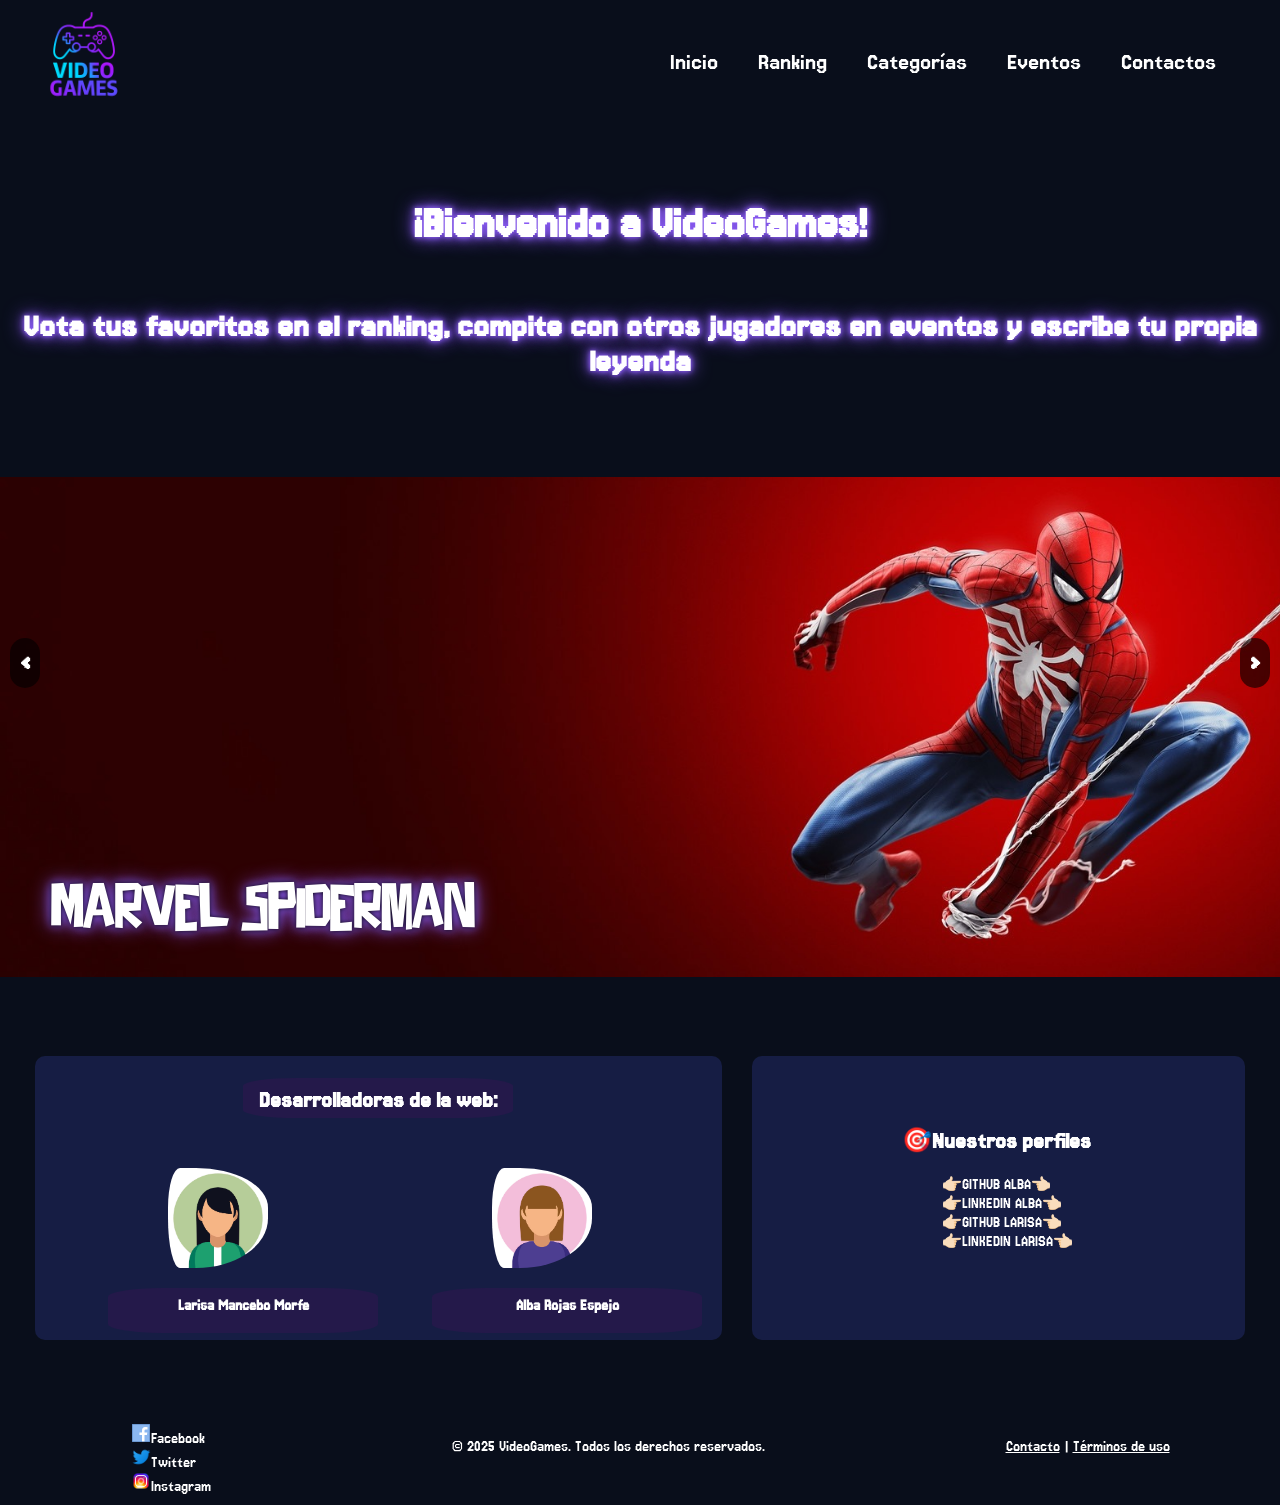
<file: index.html>
<!DOCTYPE html>
<html lang="en">

<head>
    <meta charset="UTF-8">
    <meta name="viewport" content="width=device-width, initial-scale=1.0">
    <title>VideoGames</title>
    <link rel="stylesheet" href="styles.css">
    <script src="https://code.jquery.com/jquery-3.7.1.min.js"></script>

</head>

<body>
    <!--Header-->
    <header>
        <nav>
            <div id="logo"><a href="index.html"><img src="img/logo.png" alt="logo"></a></div>
            <ul>
                <li id="inicio"> <a href="index.html">Inicio</a></li>

                <li id="ranking"> <a href="ranking.html">Ranking</a></li>

                <li id="categorias"> <a href="categorias.html">Categorías</a></li>

                <li id="eventos"> <a href="eventos.html">Eventos</a></li>

                <li id="contactos"> <a href="contactos.html">Contactos</a></li>

            </ul>
        </nav>
    </header>

    <h1 id="titR">¡Bienvenido a VideoGames!</h1>
    <h2 id="subtR">Vota tus favoritos en el ranking, compite con otros jugadores en eventos y escribe tu propia leyenda
    </h2>

    <!-- CARRUSEL -->
    <main class="carousel">

        <!-- CONTENEDOR DE SLIDES -->
        <div class="carousel-track">
            <div class="carousel-slide" id="1">
                <h2 id="tituloslider">Marvel Spiderman</h2>
                <img src="img/spidermanfondo.jpg" alt="Slide 1">
            </div>

            <div class="carousel-slide">
                <h2 id="tituloslider">Fortnite</h2>

                <img src="img/fortnite.webp" alt="Slide 2">
            </div>

            <div class="carousel-slide">
                <h2 id="tituloslider">God Of War - Ragnarök</h2>

                <img src="img/gowragnarokfondo.jpg" alt="Slide 3">
            </div>

            <div class="carousel-slide">
                <h2 id="tituloslider">Horizon Zero Dawn</h2>

                <img src="img/hzdfondo.jpg" alt="Slide 4">
            </div>

            <div class="carousel-slide">
                <h2 id="tituloslider">The Legend of Zelda</h2>

                <img src="img/tlozfondo.jpg" alt="Slide 5">
            </div>

            <div class="carousel-slide">
                <h2 id="tituloslider">League of Legends</h2>

                <img src="img/lol.jpg" alt="Slide 6">
            </div>

            <div class="carousel-slide">
                <h2 id="tituloslider">Super Mario Bros</h2>

                <img src="img/mariobrosfondopng.png" alt="Slide 7">
            </div>

            <div class="carousel-slide">
                <h2 id="tituloslider">Minecraft</h2>

                <img src="img/minecraftfondo.jpg" alt="Slide 8">
            </div>

        </div>

        <!-- Botones -->
        <button class="carousel-btn prev">‹</button>
        <button class="carousel-btn next">›</button>

    </main>

    <div class="desarrolladoras">
        <div class="perfiles">
            <h2 class="enunciado_perfiles">Desarrolladoras de la web: </h2>
            <div class="perfilesSinEnunciado">
                <!-- Perfil 1 -->
                <div class="perfil" style="display: block;">
                    <img src="img/perfil-avatar-mujer-verde.avif" alt="Larisa">
                    <h2>Larisa Mancebo Morfe</h2>
                </div>
                <!-- Perfil 2 -->
                <div class="perfil" style="display: block;">
                    <img src="img/perfil-avatar-rosa.avif" alt="Alba">
                    <h2>Alba Rojas Espejo</h2>
                </div>
            </div>
        </div>
        <aside>
            <h2>🎯Nuestros perfiles</h2>
            <ul>
                <li><a href="https://github.com/iNakky" target="_blank">👉🏻GITHUB ALBA👈🏻</a></li>
                <li><a href="https://www.linkedin.com/in/alba-rojas-0575a3298/" target="_blank">👉🏻LINKEDIN
                        ALBA👈🏻</a></li>
                <li><a href="https://github.com/Larisa0802" target="_blank">👉🏻GITHUB LARISA👈🏻</a></li>
                <li><a href="https://www.linkedin.com/in/larisa-mancebo-morfe-058997246/" target="_blank">👉🏻LINKEDIN
                        LARISA👈🏻</a></li>
            </ul>
        </aside>
    </div>

    </section>
    <footer>
        <div class="social-links">
            <a href="https://facebook.com" target="_blank"><img src="img/icons8-facebook-40.png" alt="facebook"
                    style="height: 20px;">Facebook</a>
            <a href="https://twitter.com" target="_blank"><img src="img/icons8-twitter-48.png" alt="twitter"
                    style="height: 20px;">Twitter</a>
            <a href="https://instagram.com" target="_blank"><img src="img/icons8-instagram-48.png" alt="instagram"
                    style="height: 20px;">Instagram</a>
        </div>
        <p class="copyright">© 2025 VideoGames. Todos los derechos reservados.</p>

        <div class="footer-links">
            <p><a href="contactos.html">Contacto</a> | <a
                    href="https://es.wikipedia.org/wiki/T%C3%A9rminos_y_condiciones_de_uso">Términos de uso</a></p>
        </div>

    </footer>
    <script>
        $(document).ready(function () {
            $(window).on("scroll", function () {
                if ($(window).scrollTop() > 50) {
                    $("nav").addClass("scrolled");
                } else {
                    $("nav").removeClass("scrolled");
                }
            });
        })

        const track = document.querySelector('.carousel-track');
        const slides = document.querySelectorAll('.carousel-slide');
        const nextBtn = document.querySelector('.next');
        const prevBtn = document.querySelector('.prev');

        let currentIndex = 0;

        function updateCarousel() {
            track.style.transform = `translateX(-${currentIndex * 100}%)`;
        }

        nextBtn.addEventListener('click', () => {
            currentIndex = (currentIndex + 1) % slides.length;
            updateCarousel();
        });

        prevBtn.addEventListener('click', () => {
            currentIndex = (currentIndex - 1 + slides.length) % slides.length;
            updateCarousel();
        });
    </script>
</body>

</html>
</file>
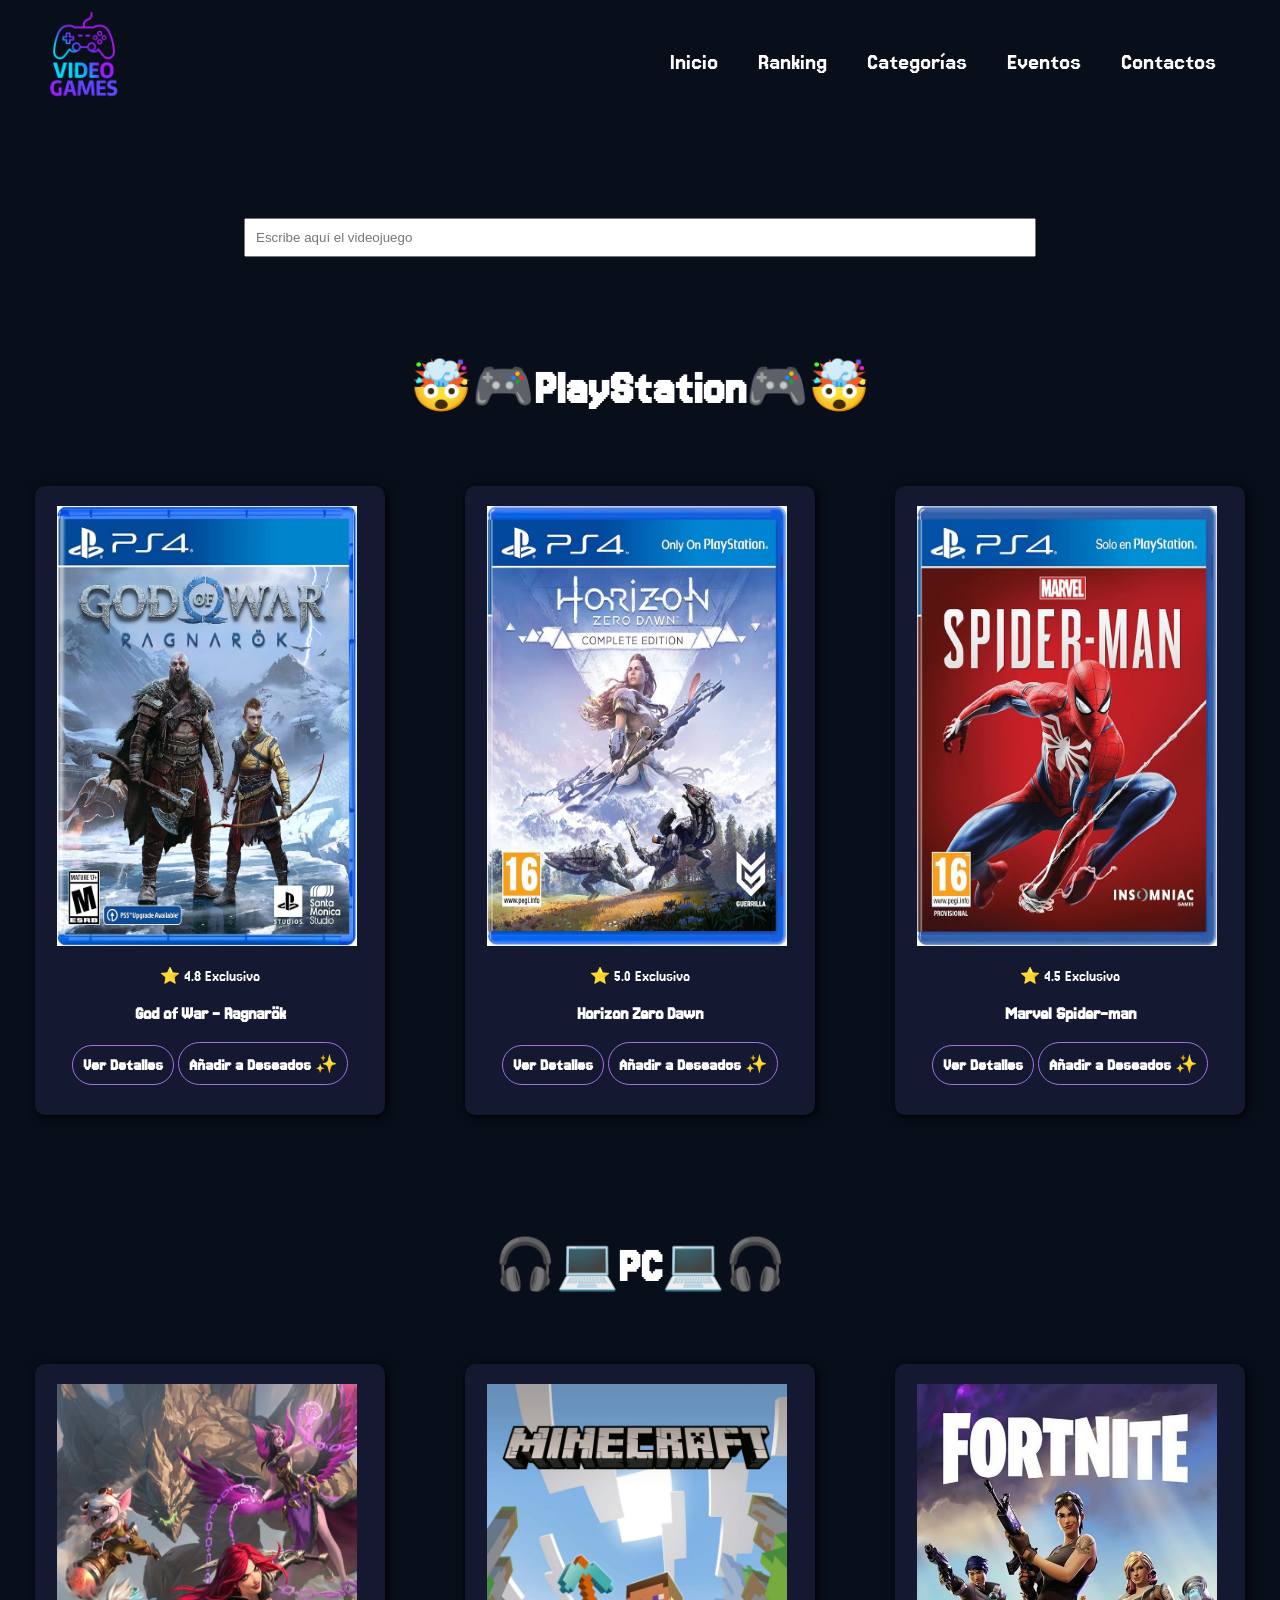
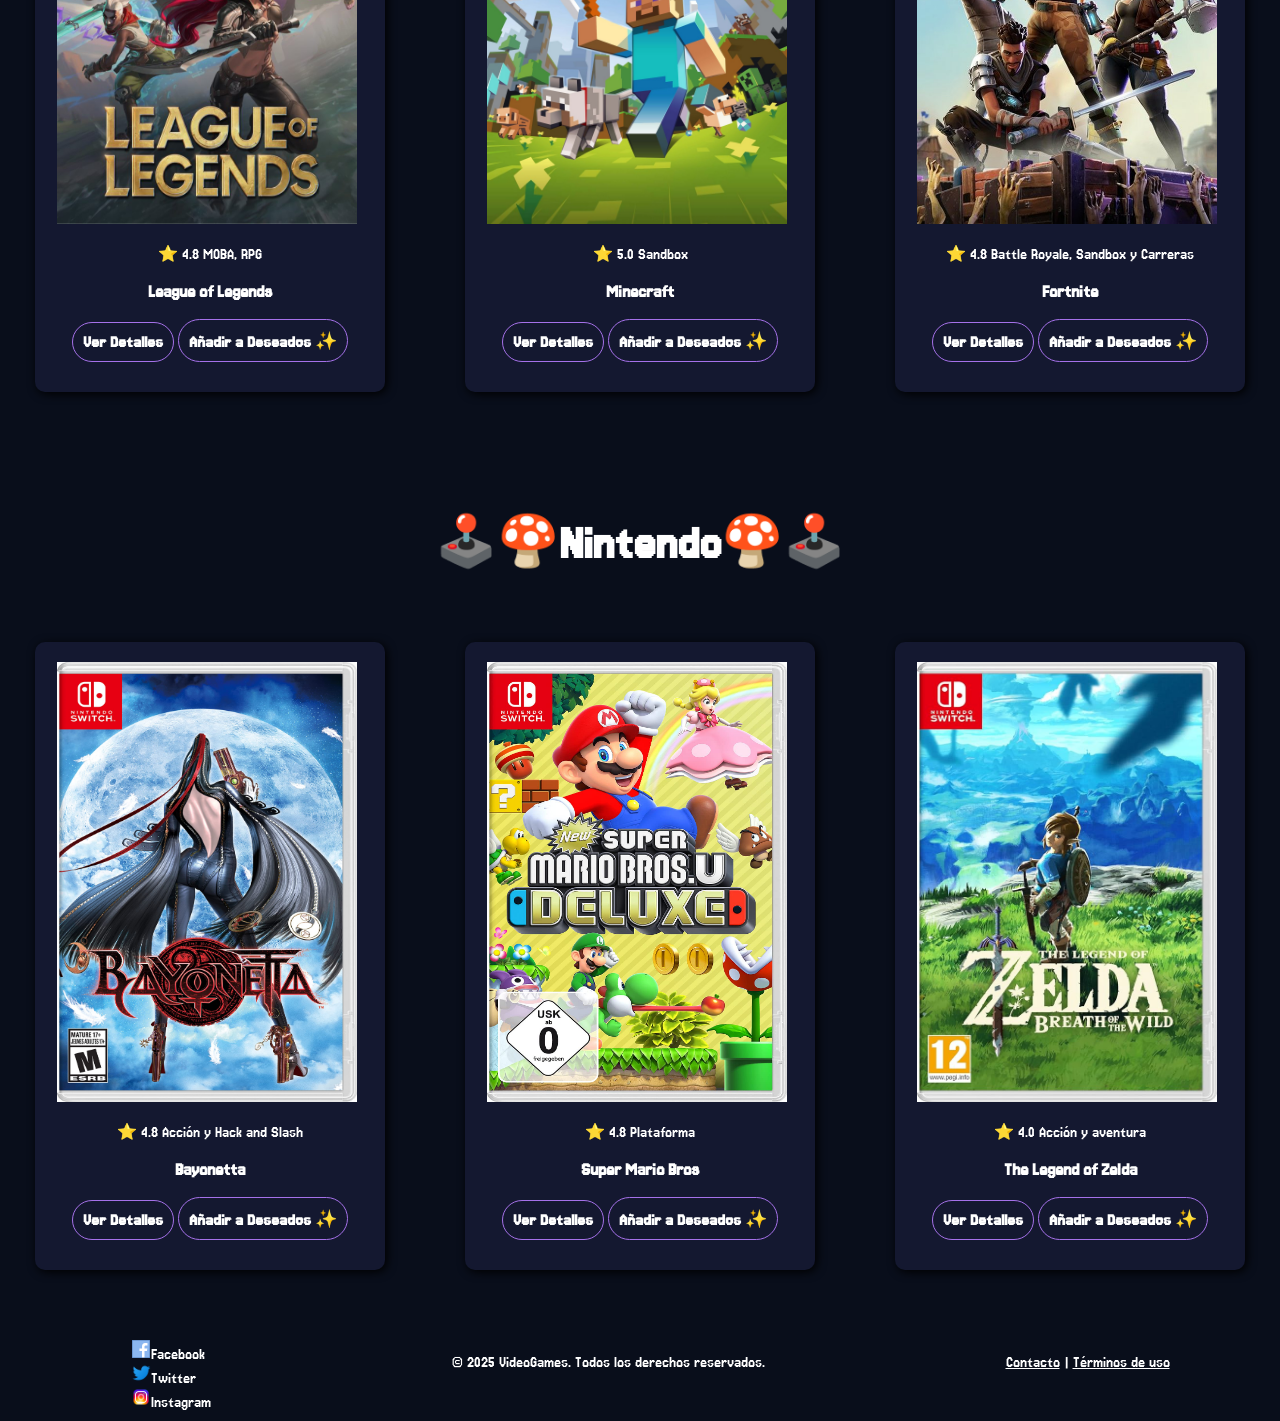
<file: categorias.html>
<!DOCTYPE html>
<html lang="en">

<head>
    <meta charset="UTF-8">
    <meta name="viewport" content="width=device-width, initial-scale=1.0">
    <title>Categorias</title>
    <link rel="stylesheet" href="styles.css">
    <script src="https://code.jquery.com/jquery-3.7.1.min.js"></script>

</head>

<body>
    <!--Header-->
    <header>
        <nav>
            <div id="logo"><a href="index.html"><img src="img/logo.png" alt="logo"></a></div>
            <ul>
                <li id="inicio"> <a href="index.html">Inicio</a></li>

                <li id="ranking"> <a href="ranking.html">Ranking</a></li>

                <li id="categorias"> <a href="categorias.html">Categorías</a></li>

                <li id="eventos"> <a href="eventos.html">Eventos</a></li>

                <li id="contactos"> <a href="contactos.html">Contactos</a></li>

            </ul>
        </nav>
    </header>

    <section class="categorias">
        <input id="entrada" placeholder="Escribe aquí el videojuego">
        <h1>🤯🎮PlayStation🎮🤯</h1>

        <div class="playstation">

            <div class="juego-tarjeta">
                <img class="poster" src="img/gow.jpg" alt="God of War - Ragnarök">
                <div class="info-superior">
                    <span class="puntuacion">⭐️ 4.8</span>
                    <span class="genero">Exclusivo</span>
                </div>
                <h3 class="titulo-juego">God of War - Ragnarök</h3>
                <button class="detalles">Ver Detalles</button>
                <p class="description">
                    God of War Ragnarök trata de la épica continuación de Kratos y su hijo Atreus mientras se enfrentan
                    al inminente fin del mundo nórdico, el Ragnarök, que ha desencadenado un invierno eterno
                    (Fimbulvetr) y los obliga a lidiar con los dioses de Asgard.
                </p>
                <button class="deseados">Añadir a Deseados ✨</button>
            </div>

            <div class="juego-tarjeta">
                <img class="poster" src="img/hzd.jpg" alt="Horizon Zero Dawn">
                <div class="info-superior">
                    <span class="puntuacion">⭐️ 5.0</span>
                    <span class="genero">Exclusivo</span>
                </div>
                <h3 class="titulo-juego">Horizon Zero Dawn</h3>
                <button class="detalles">Ver Detalles</button>
                <p class="description">
                    La historia de Horizon Zero Dawn se proyecta en el planeta Tierra aproximadamente 1000 años en el
                    futuro, más precisamente al año 3040, en un escenario post-apocalíptico donde los seres humanos han
                    vuelto a la época de las sociedades tribales primitivas como resultado de una catástrofe
                    desconocida. </p>
                <button class="deseados">Añadir a Deseados ✨</button>
            </div>

            <div class="juego-tarjeta">
                <img class="poster" src="img/ms.jpg" alt="Marvel Spider-man">
                <div class="info-superior">
                    <span class="puntuacion">⭐️ 4.5</span>
                    <span class="genero">Exclusivo</span>
                </div>
                <h3 class="titulo-juego">Marvel Spider-man</h3>
                <button class="detalles">Ver Detalles</button>
                <p class="description">
                    Sigue al asistente de investigación de laboratorio Peter Parker, quien ha llevado una vida secreta
                    durante ocho años protegiendo a los civiles inocentes de la Nueva York de Marvel, en su intento por
                    controlar su caótica vida personal.
                </p>
                <button class="deseados">Añadir a Deseados ✨</button>
            </div>

        </div>

        <h1>🎧💻PC💻🎧</h1>
        <div class="pc">
            <div class="juego-tarjeta" data-genero="MOBA, RPG">
                <img class="poster" src="img/LOLimg.jpg" alt="League of legends">
                <div class="info-superior">
                    <span class="puntuacion">⭐️ 4.8</span>
                    <span class="genero">MOBA, RPG</span>
                </div>
                <h3 class="titulo-juego">League of Legends</h3>
                <button class="detalles">Ver Detalles</button>
                <p class="description">
                    League of Legends es un videojuego multijugador de arena de
                    batalla en línea desarrollado y publicado por Riot Games.
                </p>
                <button class="deseados">Añadir a Deseados ✨</button>
            </div>

            <div class="juego-tarjeta" data-genero="Sandbox">
                <img class="poster" src="img/minecraftIMG.png" alt="Minecraft">
                <div class="info-superior">
                    <span class="puntuacion">⭐️ 5.0</span>
                    <span class="genero">Sandbox</span>
                </div>
                <h3 class="titulo-juego">Minecraft</h3>
                <button class="detalles">Ver Detalles</button>
                <p class="description">
                    Minecraft es un videojuego de construcción de tipo «mundo
                    abierto» o en inglés sandbox creado originalmente por el sueco Markus Persson, que creó
                    posteriormente Mojang Studios
                </p>
                <button class="deseados">Añadir a Deseados ✨</button>
            </div>

            <div class="juego-tarjeta" data-genero="Battle Royale, Sandbox y Carreras">
                <img class="poster" src="img/fortnite-5154590.jpg" alt="Fortnite">
                <div class="info-superior">
                    <span class="puntuacion">⭐️ 4.8</span>
                    <span class="genero">Battle Royale, Sandbox y Carreras</span>
                </div>
                <h3 class="titulo-juego">Fortnite</h3>
                <button class="detalles">Ver Detalles</button>
                <p class="description">
                    Fortnite Battle Royale es un videojuego multiplataforma
                    gratuito perteneciente al género battle royale desarrollado y publicado por Epic Games.
                </p>
                <button class="deseados">Añadir a Deseados ✨</button>
            </div>

        </div>
        <h1>🕹️🍄Nintendo🍄🕹️</h1>

        <div class="nintendo">
            <div class="juego-tarjeta" data-genero="Acción y Hack and Slash">
                <img class="poster" src="img/bayonetta.jpg" alt="Bayonetta">
                <div class="info-superior">
                    <span class="puntuacion">⭐️ 4.8</span>
                    <span class="genero">Acción y Hack and Slash</span>
                </div>
                <h3 class="titulo-juego">Bayonetta</h3>
                <button class="detalles">Ver Detalles</button>
                <p class="description">
                    Bayonetta es un juego de acción (hack and slash) donde controlas a una bruja llamada Bayonetta, que
                    lucha contra ángeles y demonios usando sus pistolas, su cabello mágico para invocar demonios y
                    habilidades de tiempo brujo para ralentizar el mundo, mientras intenta recordar su pasado amnésico y
                    desentraña un conflicto cósmico entre la luz y la oscuridad
                </p>
                <button class="deseados">Añadir a Deseados ✨</button>
            </div>

            <div class="juego-tarjeta" data-genero="Plataforma">
                <img class="poster" src="img/mariobros.jpg" alt="Mario Bros">
                <div class="info-superior">
                    <span class="puntuacion">⭐️ 4.8</span>
                    <span class="genero">Plataforma</span>
                </div>
                <h3 class="titulo-juego">Super Mario Bros</h3>
                <button class="detalles">Ver Detalles</button>
                <p class="description">
                    Super Mario Bros. es un juego de plataformas donde controlas a Mario (o Luigi) para rescatar a la
                    Princesa Peach del malvado Bowser, explorando el Reino Champiñón, superando niveles, derrotando
                    enemigos (Koopas) y recogiendo potenciadores como champiñones y flores de fuego para salvar el reino
                    de la invasión de los Koopa.
                </p>

                <button class="deseados">Añadir a Deseados ✨</button>
            </div>

            <div class="juego-tarjeta" data-genero="Acción y aventura">
                <img class="poster" src="img/tloz.jpg" alt="The Legend of Zelda">
                <div class="info-superior">
                    <span class="puntuacion">⭐️ 4.0</span>
                    <span class="genero">Acción y aventura</span>
                </div>
                <h3 class="titulo-juego">The Legend of Zelda</h3>
                <button class="detalles">Ver Detalles</button>
                <p class="description">
                    The Legend of Zelda es una saga de videojuegos de acción y aventura donde controlas al héroe Link en
                    el reino mágico de Hyrule, enfrentándote a peligros y resolviendo acertijos para rescatar a la
                    Princesa Zelda y derrotar al malvado Ganon
                </p>
                <button class="deseados">Añadir a Deseados ✨</button>
            </div>
        </div>
    </section>

    <footer>
        <div class="social-links">
            <a href="https://facebook.com" target="_blank"><img src="img/icons8-facebook-40.png" alt="facebook" style="height: 20px;">Facebook</a>
            <a href="https://twitter.com" target="_blank"><img src="img/icons8-twitter-48.png" alt="twitter" style="height: 20px;">Twitter</a>
            <a href="https://instagram.com" target="_blank"><img src="img/icons8-instagram-48.png" alt="instagram" style="height: 20px;">Instagram</a>
        </div>
        <p class="copyright">© 2025 VideoGames. Todos los derechos reservados.</p>

        <div class="footer-links">
            <p><a href="contactos.html">Contacto</a> | <a href="https://es.wikipedia.org/wiki/T%C3%A9rminos_y_condiciones_de_uso">Términos de uso</a></p>
        </div>

    </footer>
    <script>
        $(document).ready(function () {
            $(window).on("scroll", function () {
                if ($(window).scrollTop() > 50) {
                    $("nav").addClass("scrolled");
                } else {
                    $("nav").removeClass("scrolled");
                }
            });

            // Búsqueda y Filtrado en Tiempo Real 

            // Escucha el evento 'keyup' en el campo de entrada
            $("#entrada").on("keyup", function () {
                // 1. Prepara la consulta de búsqueda
                let query = $(this).val().toLowerCase().trim(); //.val -> establece el valor actual de los elementos

                // Itera sobre cada tarjeta de juego
                $(".juego-tarjeta").each(function () {
                    let $card = $(this);
                    // Obtiene el título y categorías para la comparación
                    let title = $card.find(".titulo-juego").text().toLowerCase();
                    let categories = $card.data("category") ? $card.data("category").toLowerCase() : "";

                    // 2. Realiza el filtro
                    if (title.includes(query) || categories.includes(query)) { //Si el titulo incluye el valor de query o la categoria
                        $card.show(); //Muestra
                    } else {
                        $card.hide(); //Esconde
                    }
                });

                // 3. Oculta/Muestra los títulos de las consolas (PlayStation, PC, Nintendo, etc.)

                // Itera sobre los principales contenedores de consolas
                $(".playstation, .pc, .nintendo").each(function () {
                    let $consoleContainer = $(this);
                    // El título (<h1>) está justo antes del contenedor en el HTML
                    let $consoleTitle = $consoleContainer.prev("h1");

                    // Verifica cuántas tarjetas de juego (juego-tarjeta) están visibles dentro de este contenedor
                    let visibleGames = $consoleContainer.find(".juego-tarjeta:visible").length;

                    if (visibleGames > 0) {
                        // Si hay 1 o más juegos visibles, muestra el título de la consola
                        $consoleTitle.show();
                    } else {
                        // Si NO hay juegos visibles, oculta el título de la consola
                        $consoleTitle.hide();
                    }
                });
            });

        })

        $(".detalles").click(function(){
            const descripcion = $(this).siblings(".description")
            descripcion.slideToggle();

            if($(this).text() === "detalles"){
                $(this).text("Ocultar Detalles");
            }else{
                $(this).text("Ver detalles");
            }
        });

        $(".deseados").click(function(){
            let boton = $(this);

            if(boton.hasClass('añadido')){
                boton.text('Añadir a Deseados✨');
                boton.css({
                    "background-color" : "",
                    "color" : ""
                });
                boton.removeClass('añadido');

                let titulo = boton.siblings("h3").text();
                alert("Has eliminado: " + titulo);
            
        }else{
            //cambiar a añadido
            boton.text('Añadido a Deseados ✨');

            //se modifica el color
            boton.css({
                "background-color": "#3f6584a9",
                "color": "grey"
            });

            boton.addClass("añadido");

            //mensaje emergente
            let titulo = boton.siblings("h3").text();
            alert("Has añadido: " + titulo);
            }
        });
    </script>
</body>

</html>
</file>
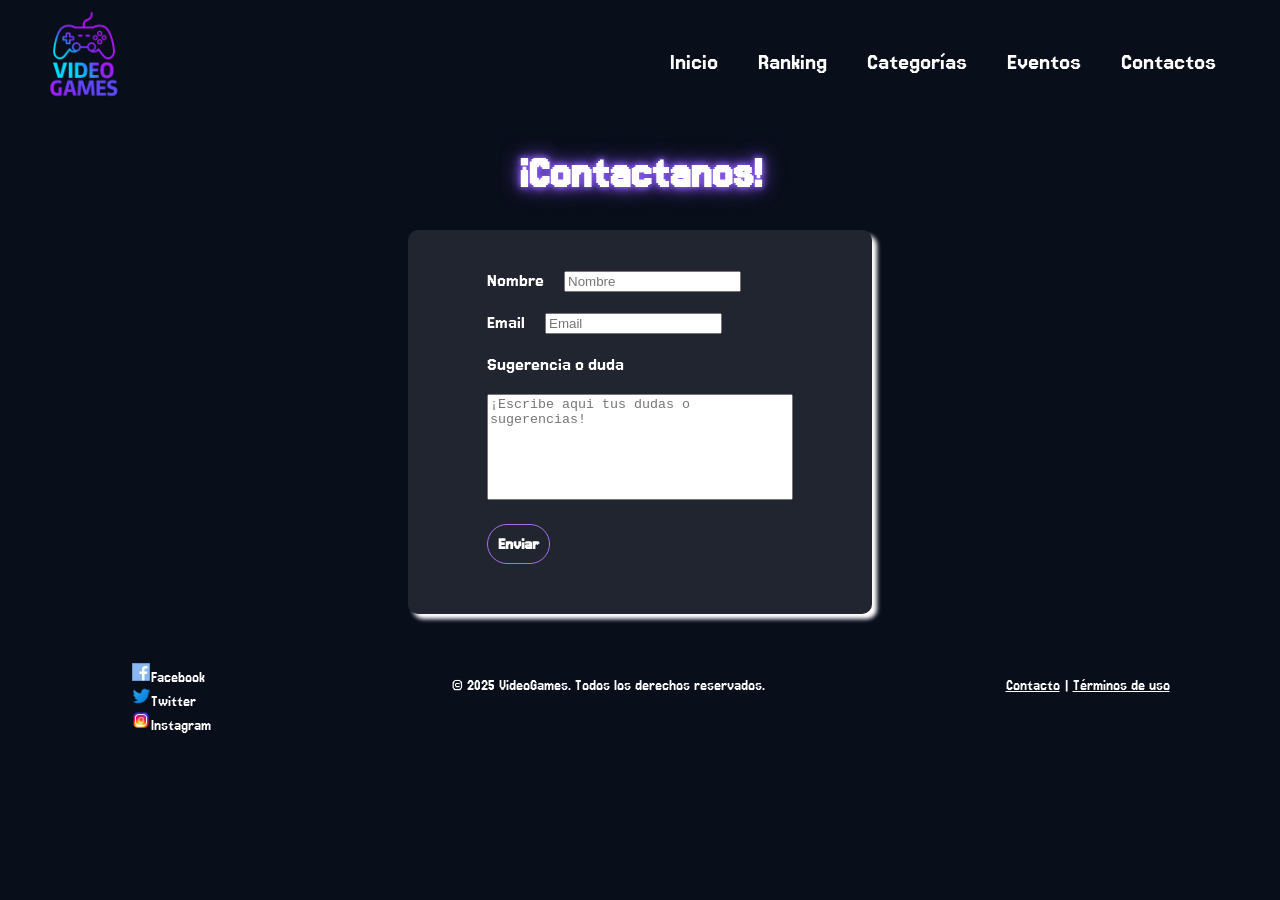
<file: contactos.html>
<!DOCTYPE html>
<html lang="en">

<head>
    <meta charset="UTF-8">
    <meta name="viewport" content="width=device-width, initial-scale=1.0">
    <title>Contactos</title>
    <link rel="stylesheet" href="styles.css">
    <script src="https://code.jquery.com/jquery-3.7.1.min.js"></script>

</head>

<body>
    <!--Header-->
    <header>
        <nav>
            <div id="logo"><a href="index.html"><img src="img/logo.png" alt="logo"></a></div>
            <ul>
                <li id="inicio"> <a href="index.html">Inicio</a></li>

                <li id="ranking"> <a href="ranking.html">Ranking</a></li>

                <li id="categorias"> <a href="categorias.html">Categorías</a></li>

                <li id="eventos"> <a href="eventos.html">Eventos</a></li>

                <li id="contactos"> <a href="contactos.html">Contactos</a></li>

            </ul>
        </nav>
    </header>
    <main>
        <h1 id="titR" style="margin-top:7%;">¡Contactanos!</h1>
        <section class="contactos">
            <form>
                <label for="nombre">Nombre<span></label><input id="nombre" type="text" placeholder="Nombre" required><br><br>
                <label for="email">Email</label><input id="email" type="text" placeholder="Email" required><br><br>
                <label for="nombre">Sugerencia o duda</label> <br><br>
                <textarea placeholder="¡Escribe aqui tus dudas o sugerencias!" required></textarea><br><br>
                <button type="submit" name="enviar">Enviar</button>
            </form>
        </section>
    </main>

   <footer>
        <div class="social-links">
            <a href="https://facebook.com" target="_blank"><img src="img/icons8-facebook-40.png" alt="facebook" style="height: 20px;">Facebook</a>
            <a href="https://twitter.com" target="_blank"><img src="img/icons8-twitter-48.png" alt="twitter" style="height: 20px;">Twitter</a>
            <a href="https://instagram.com" target="_blank"><img src="img/icons8-instagram-48.png" alt="instagram" style="height: 20px;">Instagram</a>
        </div>
        <p class="copyright">© 2025 VideoGames. Todos los derechos reservados.</p>

        <div class="footer-links">
            <p><a href="contactos.html">Contacto</a> | <a href="https://es.wikipedia.org/wiki/T%C3%A9rminos_y_condiciones_de_uso">Términos de uso</a></p>
        </div>

    </footer>
<script>
      $(document).ready(function () {
           $(window).on("scroll", function () {
                if ($(window).scrollTop() > 50) {
                    $("nav").addClass("scrolled");
                } else {
                    $("nav").removeClass("scrolled");
                }
            }); 
        })
</script>
</body>

</html>
</file>
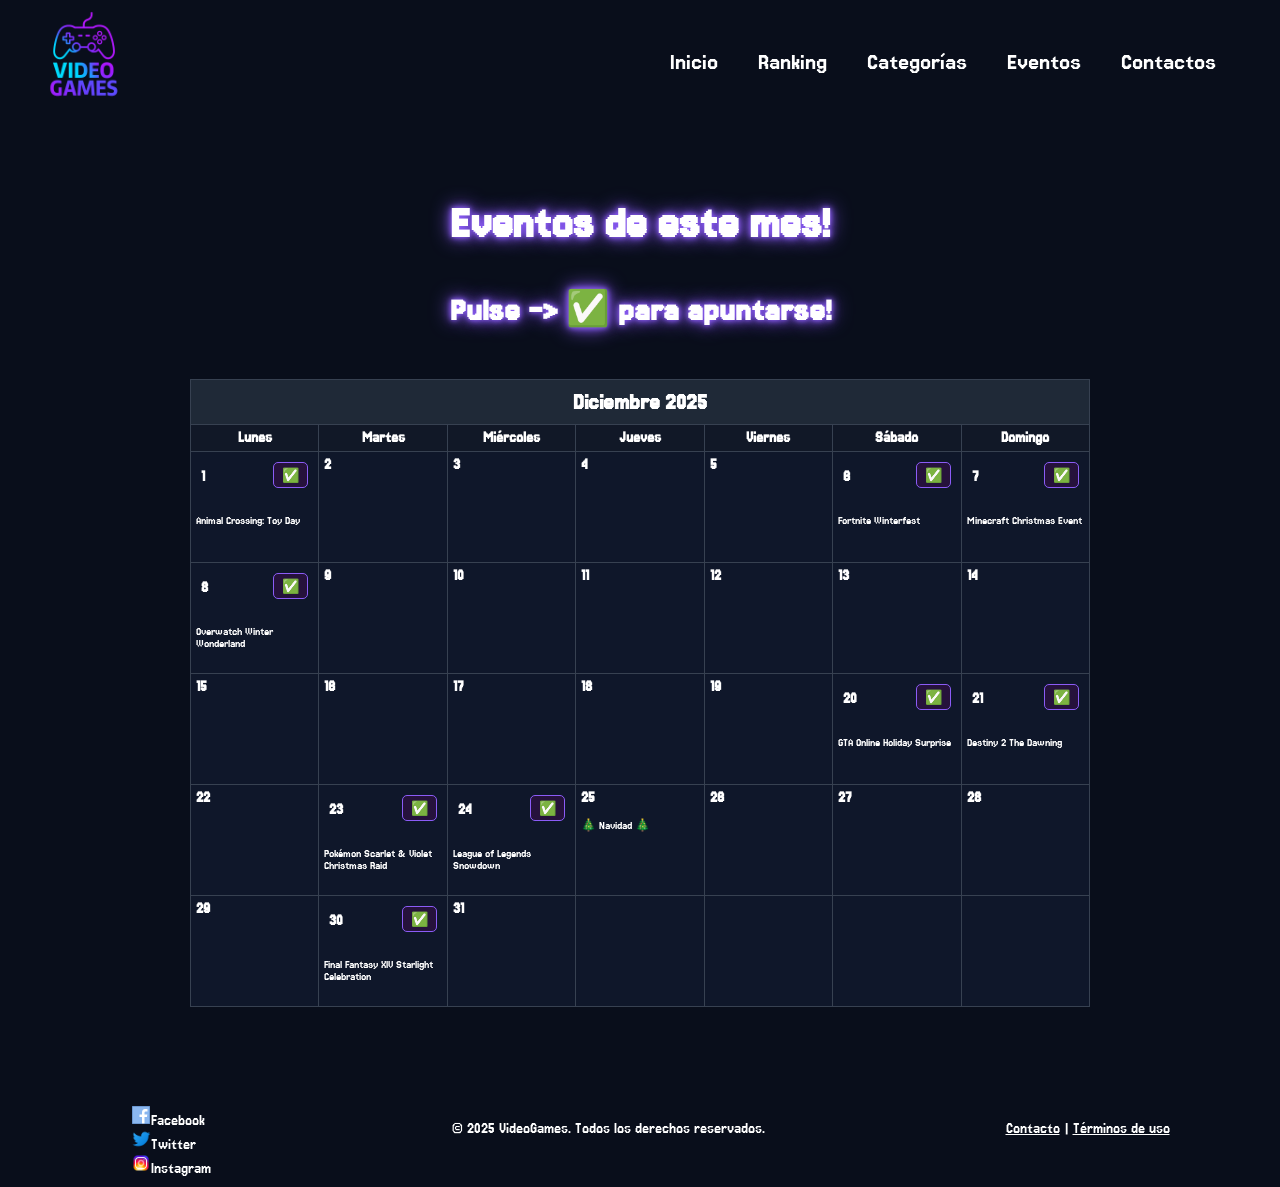
<file: eventos.html>
<!DOCTYPE html>
<html lang="en">
<head>
    <meta charset="UTF-8">
    <meta name="viewport" content="width=device-width, initial-scale=1.0">
    <title>Eventos</title>
    <link rel="stylesheet" href="styles.css">
        <script src="https://code.jquery.com/jquery-3.7.1.min.js"></script>

</head>
<body>
   <!--Header-->
    <header>
        <nav>
            <div id="logo"><a href="index.html"><img src="img/logo.png" alt="logo"></a></div>
            <ul>
                <li id="inicio"> <a href="index.html">Inicio</a></li>

                <li id="ranking"> <a href="ranking.html">Ranking</a></li>

                <li id="categorias"> <a href="categorias.html">Categorías</a></li>

                <li id="eventos"> <a href="eventos.html">Eventos</a></li>

                <li id="contactos"> <a href="contactos.html">Contactos</a></li>

            </ul>
        </nav>
    </header>
    <section class="eventos">
        <h1 id="titR">Eventos de este mes!</h1>
        <h2 id="subtR">Pulse -> ✅ para apuntarse!</h2>

        <div class="calendario-container">
            <table class="calendario">
                <thead>
                    <tr>
                        <th colspan="7" class="mes_calendario">Diciembre 2025</th>
                    </tr>

                    <tr>
                        <th>Lunes</th>
                        <th>Martes</th>
                        <th>Miércoles</th>
                        <th>Jueves</th>
                        <th>Viernes</th>
                        <th>Sábado</th>
                        <th>Domingo</th>
                    </tr>
                </thead>

                <!--Semanas: -->

                <tbody>
                    <!--1a semana-->
                    <tr>
                        <td class="dia">
                            <div class="diaHeader">
                                <span class="numDia">1</span>
                                <button class="botonApuntarse">✅</button>
                            </div>
                            <div class="dia-evento">
                                <span class="estado"></span>
                               <p>Animal Crossing: Toy Day</p>
                            </div>
                        </td>

                        <td class="dia">
                            <div class="dia-header">
                            <span class="numero-dia">2</span>
                            </div>
                            <div class="dia-sin-evento"></div>
                        </td>

                        <td class="dia">
                            <div class="dia-header">
                            <span class="numero-dia">3</span>
                            </div>
                            <div class="dia-sin-evento"></div>
                        </td>

                        <td class="dia">
                            <div class="dia-header">
                            <span class="numero-dia">4</span>
                            </div>
                            <div class="dia-sin-evento"></div>
                        </td>

                        <td class="dia">
                            <div class="dia-header">
                            <span class="numero-dia">5</span>
                            </div>
                            <div class="dia-sin-evento"></div>
                        </td>

                        <td class="dia">
                            <div class="diaHeader">
                                <span class="numDia">6</span>
                                <button class="botonApuntarse">✅</button>
                            </div>
                            <div class="dia-evento">
                                <span class="estado"></span>
                               <p>Fortnite Winterfest</p>
                            </div>
                        </td>

                        <td class="dia">
                            <div class="diaHeader">
                                <span class="numDia">7</span>
                                <button class="botonApuntarse">✅</button>
                            </div>
                            <div class="dia-evento">
                                <span class="estado"></span>
                               <p>Minecraft Christmas Event</p>
                            </div>
                        </td>
                    </tr>

                    <tr>

                        <td class="dia">
                            <div class="diaHeader">
                                <span class="numDia">8</span>
                                <button class="botonApuntarse">✅</button>
                            </div>
                            <div class="dia-evento">
                                <span class="estado"></span>
                               <p>Overwatch Winter Wonderland</p>
                            </div>
                        </td>

                        <td class="dia">
                            <div class="dia-header">
                            <span class="numero-dia">9</span>
                            </div>
                            <div class="dia-sin-evento"></div>
                        </td>

                        <td class="dia">
                            <div class="dia-header">
                            <span class="numero-dia">10</span>
                            </div>
                            <div class="dia-sin-evento"></div>
                        </td>

                        <td class="dia">
                            <div class="dia-header">
                            <span class="numero-dia">11</span>
                            </div>
                            <div class="dia-sin-evento"></div>
                        </td>

                        <td class="dia">
                            <div class="dia-header">
                            <span class="numero-dia">12</span>
                            </div>
                            <div class="dia-sin-evento"></div>
                        </td>

                        <td class="dia">
                            <div class="dia-header">
                            <span class="numero-dia">13</span>
                            </div>
                            <div class="dia-sin-evento"></div>
                        </td>

                        <td class="dia">
                            <div class="dia-header">
                            <span class="numero-dia">14</span>
                            </div>
                            <div class="dia-sin-evento"></div>
                        </td>

                    </tr>

                    <tr>

                        <td class="dia">
                            <div class="dia-header">
                            <span class="numero-dia">15</span>
                            </div>
                            <div class="dia-sin-evento"></div>
                        </td>

                        <td class="dia">
                            <div class="dia-header">
                            <span class="numero-dia">16</span>
                            </div>
                            <div class="dia-sin-evento"></div>
                        </td>

                        <td class="dia">
                            <div class="dia-header">
                            <span class="numero-dia">17</span>
                            </div>
                            <div class="dia-sin-evento"></div>
                        </td>

                        <td class="dia">
                            <div class="dia-header">
                            <span class="numero-dia">18</span>
                            </div>
                            <div class="dia-sin-evento"></div>
                        </td>

                        <td class="dia">
                            <div class="dia-header">
                            <span class="numero-dia">19</span>
                            </div>
                            <div class="dia-sin-evento"></div>
                        </td>

                        <td class="dia">
                            <div class="diaHeader">
                                <span class="numDia">20</span>
                                <button class="botonApuntarse">✅</button>
                            </div>
                            <div class="dia-evento">
                                <span class="estado"></span>
                               <p>GTA Online Holiday Surprise</p>
                            </div>
                        </td>

                        <td class="dia">
                            <div class="diaHeader">
                                <span class="numDia">21</span>
                                <button class="botonApuntarse">✅</button>
                            </div>
                            <div class="dia-evento">
                                <span class="estado"></span>
                               <p>Destiny 2 The Dawning</p>
                            </div>
                        </td>

                    </tr>

                    <tr>

                        <td class="dia">
                            <div class="dia-header">
                            <span class="numero-dia">22</span>
                            </div>
                            <div class="dia-sin-evento"></div>
                        </td>

                        <td class="dia">
                            <div class="diaHeader">
                                <span class="numDia">23</span>
                                <button class="botonApuntarse">✅</button>
                            </div>
                            <div class="dia-evento">
                                <span class="estado"></span>
                               <p>Pokémon Scarlet & Violet Christmas Raid</p>
                            </div>
                        </td>

                        <td class="dia">
                            <div class="diaHeader">
                                <span class="numDia">24</span>
                                <button class="botonApuntarse">✅</button>
                            </div>
                            <div class="dia-evento">
                                <span class="estado"></span>
                               <p>League of Legends Snowdown</p>
                            </div>
                        </td>

                        <td class="dia">
                            <div class="dia-header">
                            <span class="numero-dia">25</span>
                            </div>
                            <div class="dia-sin-evento">
                                <p>🎄 Navidad 🎄</p>
                            </div>
                        </td>

                        <td class="dia">
                            <div class="dia-header">
                            <span class="numero-dia">26</span>
                            </div>
                            <div class="dia-sin-evento"></div>
                        </td>

                        <td class="dia">
                            <div class="dia-header">
                            <span class="numero-dia">27</span>
                            </div>
                            <div class="dia-sin-evento"></div>
                        </td>

                        <td class="dia">
                            <div class="dia-header">
                            <span class="numero-dia">28</span>
                            </div>
                            <div class="dia-sin-evento"></div>
                        </td>

                    </tr>

                    <tr>

                        <td class="dia">
                            <div class="dia-header">
                            <span class="numero-dia">29</span>
                            </div>
                            <div class="dia-sin-evento"></div>
                        </td>

                        <td class="dia">
                            <div class="diaHeader">
                                <span class="numDia">30</span>
                                <button class="botonApuntarse">✅</button>
                            </div>
                            <div class="dia-evento">
                                <span class="estado"></span>
                               <p>Final Fantasy XIV Starlight Celebration</p>
                            </div>
                        </td>

                        <td class="dia">
                            <div class="dia-header">
                            <span class="numero-dia">31</span>
                            </div>
                            <div class="dia-sin-evento"></div>
                        </td>

                        <td class="dia">
                            <div class="dia-header">
                            <span class="numero-dia"></span>
                            </div>
                            <div class="dia-sin-evento"></div>
                        </td>

                        <td class="dia">
                            <div class="dia-header">
                            <span class="numero-dia"></span>
                            </div>
                            <div class="dia-sin-evento"></div>
                        </td>

                        <td class="dia">
                            <div class="dia-header">
                            <span class="numero-dia"></span>
                            </div>
                            <div class="dia-sin-evento"></div>
                        </td>

                        <td class="dia">
                            <div class="dia-header">
                            <span class="numero-dia"></span>
                            </div>
                            <div class="dia-sin-evento"></div>
                        </td>

                    </tr>
                </tbody>
            </table>
        </div>

    </section>

    <footer>
        <div class="social-links">
            <a href="https://facebook.com" target="_blank"><img src="img/icons8-facebook-40.png" alt="facebook" style="height: 20px;">Facebook</a>
            <a href="https://twitter.com" target="_blank"><img src="img/icons8-twitter-48.png" alt="twitter" style="height: 20px;">Twitter</a>
            <a href="https://instagram.com" target="_blank"><img src="img/icons8-instagram-48.png" alt="instagram" style="height: 20px;">Instagram</a>
        </div>
        <p class="copyright">© 2025 VideoGames. Todos los derechos reservados.</p>

        <div class="footer-links">
            <p><a href="contactos.html">Contacto</a> | <a href="https://es.wikipedia.org/wiki/T%C3%A9rminos_y_condiciones_de_uso">Términos de uso</a></p>
        </div>

    </footer>
<script>
      $(document).ready(function () {
           $(window).on("scroll", function () {
                if ($(window).scrollTop() > 50) {
                    $("nav").addClass("scrolled");
                } else {
                    $("nav").removeClass("scrolled");
                }
            }); 
        })

        $(".botonApuntarse").click(function(){
            let boton = $(this);
            let celda = boton.closest("td");
            let estado = celda.find(".estado");

            if(boton.hasClass('apuntado')){
                alert("Te has desapuntado de este evento")

                celda.css({
                    "background" : "",
                    "color" : ""
                });

                estado.text("");
                boton.removeClass('apuntado');
            }else{
            //alerta de apuntado
            alert("Te has apuntado a este evento!👍🏼")

            //cambia el fondo
            celda.css({
                "background" : "linear-gradient(to right, #7a5fc3, #0aadcafc)",
                "color" : "black"

            })

            //texto de apuntado
            estado.text("✨Apuntado!✨");
            boton.addClass('apuntado');
        }
    })

</script>
</body>
</html>
</file>
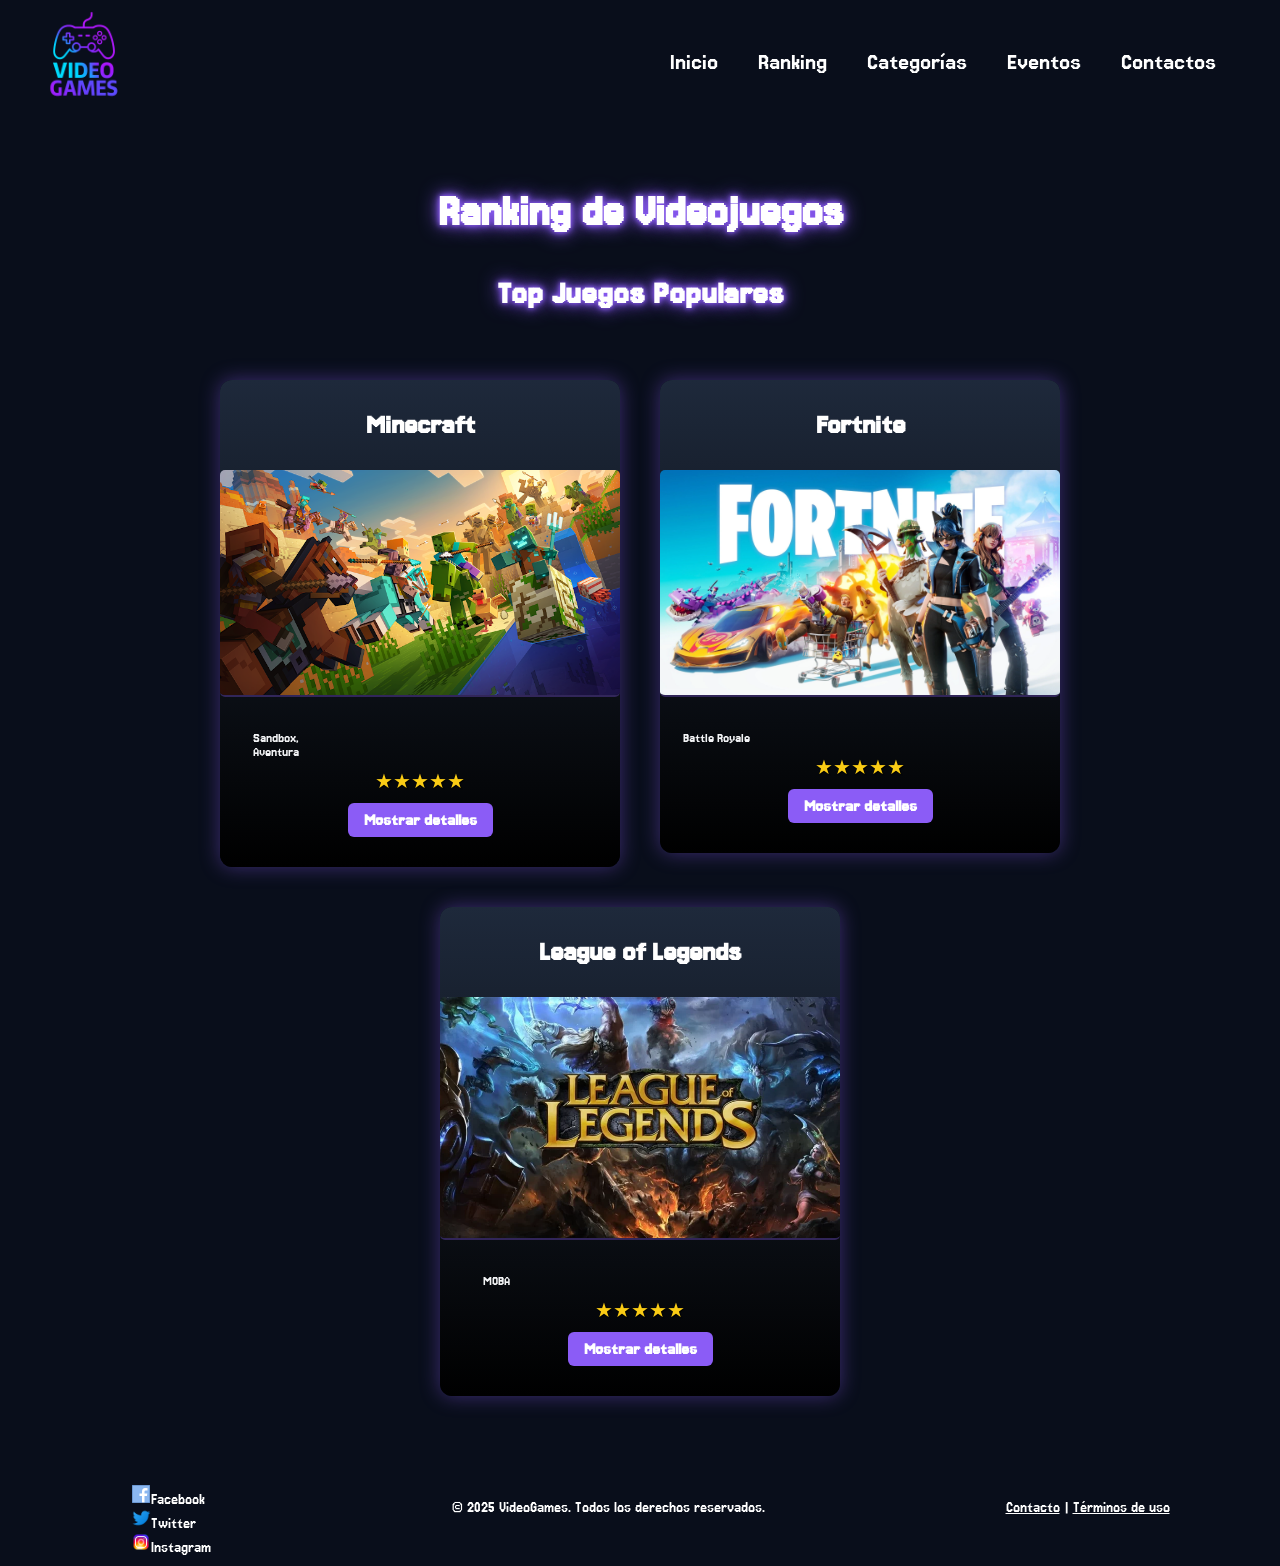
<file: ranking.html>
<!DOCTYPE html>
<html lang="en">

<head>
    <meta charset="UTF-8">
    <meta name="viewport" content="width=device-width, initial-scale=1.0">
    <title>Ranking</title>
    <link rel="stylesheet" href="styles.css">
    <script src="https://code.jquery.com/jquery-3.7.1.min.js"></script>

</head>

<body>

    <!--Header-->
    <header>
        <nav>
            <div id="logo"><a href="index.html"><img src="img/logo.png" alt="logo"></a></div>
            <ul>
                <li id="inicio"> <a href="index.html">Inicio</a></li>

                <li id="ranking"> <a href="ranking.html">Ranking</a></li>

                <li id="categorias"> <a href="categorias.html">Categorías</a></li>

                <li id="eventos"> <a href="eventos.html">Eventos</a></li>

                <li id="contactos"> <a href="contactos.html">Contactos</a></li>

            </ul>
        </nav>
    </header>

    <!--Main-->
    <main>
        <section id="ranking">
            <h1 id="titR" style="margin-top:10%;">Ranking de Videojuegos</h1>
            <h2 id="subtR">Top Juegos Populares</h2>
            <div class="ranking-list">
                <!-- Juego 1 -->
                <article class="game-card">
                    <h3>Minecraft</h3>
                    <img src="img/minecraft.webp" alt="Minecraft" class="im-rank">
                    <div class="g-info">
                        <p class="genre">Sandbox,<br> Aventura</p>
                        <div class="stars">★★★★★</div>
                        <button class="toggle-details">Mostrar detalles</button>
                    </div>
                    <div class="g-details" hidden>
                        <p><strong>Descripción:</strong> Minecraft es un videojuego de construcción de tipo «mundo
                            abierto» o en inglés sandbox creado originalmente por el sueco Markus Persson, que creó
                            posteriormente Mojang Studios.​​</p>
                        <p><strong>Plataformas:</strong> PC, PS5, Xbox Series</p>
                    </div>
                </article>

                <!-- Juego 2 -->
                <article class="game-card">
                    <h3>Fortnite</h3>

                    <img src="img/fortnite.webp" alt="Fortnite" class="im-rank">
                    <div class="g-info">
                        <p class="genre">Battle Royale</p>
                        <div class="stars">★★★★★</div>
                        <button class="toggle-details">Mostrar detalles</button>
                    </div>
                    <div class="g-details" hidden>
                        <p><strong>Descripción:</strong> Fortnite Battle Royale es un videojuego multiplataforma
                            gratuito perteneciente al género battle royale desarrollado y publicado por Epic Games.
                        </p>
                        <p><strong>Plataformas:</strong> Switch, PC, PS4, PS5</p>
                    </div>
                </article>

                <!-- Juego 3 -->
                <article class="game-card">
                    <h3>League of Legends</h3>

                    <img src="img/lol.webp" alt="League of Legends" class="im-rank">
                    <div class="g-info">
                        <p class="genre">MOBA</p>
                        <div class="stars">★★★★★</div>
                        <button class="toggle-details">Mostrar detalles</button>
                    </div>
                    <div class="g-details" hidden>
                        <p><strong>Descripción:</strong> League of Legends es un videojuego multijugador de arena de
                            batalla en línea desarrollado y publicado por Riot Games.</p>
                        <p><strong>Plataformas:</strong> PC, Mobile</p>
                    </div>
                </article>
            </div>
        </section>
    </main>

    <!--Footer-->
    <footer>
        <div class="social-links">
            <a href="https://facebook.com" target="_blank"><img src="img/icons8-facebook-40.png" alt="facebook" style="height: 20px;">Facebook</a>
            <a href="https://twitter.com" target="_blank"><img src="img/icons8-twitter-48.png" alt="twitter" style="height: 20px;">Twitter</a>
            <a href="https://instagram.com" target="_blank"><img src="img/icons8-instagram-48.png" alt="instagram" style="height: 20px;">Instagram</a>
        </div>
        <p class="copyright">© 2025 VideoGames. Todos los derechos reservados.</p>

        <div class="footer-links">
            <p><a href="contactos.html">Contacto</a> | <a href="https://es.wikipedia.org/wiki/T%C3%A9rminos_y_condiciones_de_uso">Términos de uso</a></p>
        </div>

    </footer>
    <script>
        $(document).ready(function () {
           $(window).on("scroll", function () {
                if ($(window).scrollTop() > 50) {
                    $("nav").addClass("scrolled");
                } else {
                    $("nav").removeClass("scrolled");
                }
            }); 
            $(".toggle-details").click(function () {
                const details = $(this).closest(".game-card").find(".g-details");
                details.slideToggle();

                if ($(this).text() === "Mostrar detalles") {
                    $(this).text("Ocultar detalles");
                } else {
                    $(this).text("Mostrar detalles");
                }
            });
            
        });
    </script>




</body>

</html>
</file>
<file: styles.css>
/*CSS DE RANKING*/

@import url("https://fonts.googleapis.com/css2?family=Jersey+15&display=swap");
@font-face {
  font-family:"Movies";
  src: url(fonts/Fifties\ Movies.ttf) format("truetype");
  font-weight: normal;
  font-style:normal;
}
html {
  overflow-x: hidden;
}

body {
  margin: 0;
  padding: 0;
  background-color: #090e1b;
  font-family: "Jersey 15", sans-serif;
}

button {
  font-family: "Jersey 15", sans-serif;
  font-size: 20px;
}

main {
  margin-top: 60px;
}

nav.scrolled {
  background-color: rgba(9, 14, 27, 0.9);
  box-shadow: 0 2px 10px rgba(0, 0, 0, 0.5);
}

nav {
  width: 100%;
  color: white;
  display: flex;
  justify-content: space-between;
  align-items: center;
  position: fixed;
  top: 0;
  left: 0;
  z-index: 1000;
}

/*CSS CARROUSEL INDEX*/
/* CONTENEDOR */

.carousel {
  position: relative;
  width: 100%;
  height: 70%;
  margin: 40px auto;
  overflow: hidden;
  margin-top: -5%;
}

#tituloslider{
  position:relative;
  top:500px;
  font-size:50px;
  left:50px;
  color:white;
  font-family:"Movies", sans-serif;
    text-shadow: 0 0 5px #000000, 0 0 10px #8b5cf6, 0 0 20px #8b5cf6;

  
}
/* TRACK */
.carousel-track {
  display: flex;
  transition: transform 0.5s ease;
  width: fit-content;
}
/* SLIDE */
.carousel-slide {
  min-width: 100%;
}

/* IMÁGENES */
.carousel-slide img {
  width: 100%;
  height: 500px;
  object-fit: cover;
}

/* BOTONES */
.carousel-btn {
  position: absolute;
  top: 50%;
  transform: translateY(-50%);
  background: rgba(0, 0, 0, 0.6);
  color: white;
  border: none;
  font-size: 30px;
  padding: 10px;
  cursor: pointer;
}

.carousel-btn.prev {
  left: 10px;
}

.carousel-btn.next {
  right: 10px;
}

.perfiles h2 {
  color: white;
  padding: 10px;
  background-color: rgba(105, 7, 105, 0.174);
  width: 250px;
  text-align: center;
  border-radius: 20%;
}

.desarrolladoras > div {
  background-color: rgba(79, 98, 241, 0.188);
  border-radius: 10px;
  margin: 15px;
  width: 66%;
}

.desarrolladoras > div img {
  width: 100px;
  height: fit-content;
}

.desarrolladoras > aside {
  background-color: rgba(79, 98, 241, 0.188);
  border-radius: 10px;
  margin: 15px;
  width: 33%;
}

.desarrolladoras {
  display: flex;
  justify-content: center;
  padding: 20px;
}

.enunciado_perfiles {
  height: 7%;
  text-align: center;
}

.perfiles {
  display: flex;
  gap: 20px;
  flex-direction: column;
  align-items: center;
  justify-content: center;
  margin-right: 30%;
}

.perfil {
  justify-content: center;
  gap: 20px;
}

.perfilesSinEnunciado {
  display: flex;
  justify-items: center;
  gap: 10%;
}

.perfil img {
  width: 150px;
  height: 150px;
  padding-top: 10px;
  padding-left: 60px;
  border-radius: 45%;
}

.perfil h2 {
  height: 14%;
  margin-top: 6%;
  font-size: 1rem;
  text-align: center;
}

aside {
  padding-left: 150px;
  padding-top: 50px;
}

aside a {
  color: white;
  text-decoration: none;
}

aside li {
  list-style-type: none;
}

aside h2 {
  color: white;
}

.game-card > h3 {
  font-size: 30px;
}

.genre {
  font-size: 10px;
  color: white;
  border-radius: 5px;
  align-items: center;
}

#logo img {
  height: 120px;
  padding-left: 20%;
}

#logo img:hover {
  rotate: 360deg;
  transition: rotate 2s ease;
}

nav ul {
  list-style: none;
  display: flex;
  gap: 40px;
  padding-right: 5%;
}

nav ul li a {
  text-decoration: none;
  color: white;
  font-size: 25px;
  font-weight: 500;
  transition: color 0.2s ease;
}

nav ul li a:hover {
  color: #5a51ce;
  /* verde al pasar el ratón */
}

nav:hover {
  box-shadow: 5px 5px 5px rgba(97, 9, 148, 0.454);
  transition: box-shadow 0.7s ease;
}

#ranking {
  text-align: center;
}

.game-card {
  background: linear-gradient(to top, #000000, #1e293b);
  color: white;
  width: 400px;
  border-radius: 12px;
  overflow: hidden;
  box-shadow: 0 0 20px rgba(139, 92, 246, 0.4);
  transition: transform 0.3s ease;
  position: relative;
  height: auto;
}

.ranking-list {
  display: flex;
  flex-wrap: wrap;
  gap: 40px;
  justify-content: center;
  padding: 40px;
  align-items: flex-start;
}

#titR {
  margin-top: 200px;
}

#titR,
#subtR {
  font-size: 48px;
  color: #fff;
  text-align: center;
  text-shadow: 0 0 5px #8b5cf6, 0 0 10px #8b5cf6, 0 0 20px #8b5cf6;
  animation: neon 5s ease-in-out infinite alternate, fadeInDown 2s ease forwards;
}

#subtR {
  font-size: 35px;
}

@keyframes neon {
  from {
    text-shadow: 0 0 5px #8b5cf6, 0 0 10px #8b5cf6, 0 0 20px #8b5cf6;
  }
  to {
    text-shadow: 0 0 10px #a78bfa, 0 0 20px #a78bfa, 0 0 40px #a78bfa;
  }
}

@keyframes fadeInDown {
  from {
    opacity: 0;
    transform: translateX(-40px);
  }
  to {
    opacity: 1;
    transform: translateX(0);
  }
}

.stars {
  color: rgb(210, 193, 1);
  text-shadow: 1px 1px 1px black;
  font-size: 20px;
  color: #facc15;
  margin-bottom: 10px;
}

.game-card:hover {
  transform: translateY(-10px);
  transform: scale(1.2);
}

.game-card img {
  width: 100%;
  height: auto;
  display: block;
  border-radius: 5px;
  border-bottom: 2px solid #8a5cf64e;
}

.game-card img:hover {
  border-bottom: 2px solid #8b5cf6;
}

.g-info {
  padding: 20px;
  text-align: center;
}

.g-info h3 {
  font-size: 22px;
  color: #a78bfa;
  margin-bottom: 10px;
}

.genre {
  font-size: 14px;
  color: #f3f4f6;
  margin-bottom: 10px;
  width: 20%;
}

.toggle-details {
  background-color: #8b5cf6;
  color: white;
  border: none;
  padding: 8px 16px;
  border-radius: 6px;
  cursor: pointer;
  transition: background-color 0.3s ease;
}

.toggle-details:hover {
  background-color: #7c3aed;
}

.g-details {
  padding: 20px;
  font-size: 20px;
  border-top: 1px solid #374151;
  background: #000000;
}

/*CSS CONTACTOS*/

form label {
  margin-right: 20px;
}

.contactos {
  display: flex;
  justify-content: center;
  background-color: rgba(128, 128, 128, 0.199);
  color: white;
  padding: 40px;
  width: 30%;
  border-radius: 10px;
  margin: 0 auto;
  box-shadow: 5px 5px 4px white;
  animation: contactanos 5s ease;
}

.form-contacto {
  width: 100%;
  max-width: 500px;
  padding: 25px;
  background: #f4f4f4;
  border-radius: 8px;

  display: flex;
  flex-direction: column;
  gap: 20px;
}

@keyframes contactanos {
  from {
    opacity: 0;
    transform: translateY(0px);
  }

  to {
    opacity: 1;
    transform: translateY(5px);
  }
}

textarea {
  resize: none;
  width: 300px;
  height: 100px;
}

.contactos:hover {
  transition: transform 0.2s ease-in;
  transition: box-shadow 0.2s ease;
}

.contactos > form {
  font-size: 20px;
}

/*CSS CATEGORIAS*/

#entrada {
  display: flex;
  margin: 0 auto;
  width: 60%;
  padding: 10px;
}

.info-superior {
  margin-top: 20px;
}

.categorias {
  margin-top: 17%;
  color: white;
}

.playstation,
.pc,
.nintendo {
  display: flex;
  flex-wrap: wrap;
  justify-content: center;
  gap: 80px;
  padding: 20px;
  align-items: flex-start;
}

.juego-tarjeta {
  background-color: rgba(108, 108, 210, 0.114);
  width: 310px;
  height: auto;
  padding: 20px;
  border-radius: 10px;
  box-shadow: 2px 2px 10px rgba(0, 0, 0, 5);
  margin-top: 10px;
  text-align: center;
  transition: transform 0.3s ease;
}

.juego-tarjeta:hover {
  transform: translateY(-10px);
  transform: scale(1.2);
}

.juego-tarjeta img {
  width: 100%;
  height: 440px;
  display: block;
  padding-left: 2px;
}

.description {
  display: none;
}

button {
  padding: 10px;
  margin-bottom: 10px;
  border-radius: 50px;
  border: 1px solid rgb(165, 113, 233);
  color: white;
  background-color: rgba(128, 128, 128, 0);
  font-weight: bolder;
  font-size: large;
}

button:hover {
  background: linear-gradient(to right, #cec0f691, #4b1ee0fc);
  transition: background 0.3s;
}

p {
  color: white;
}

.categorias > h1 {
  text-align: center;
  margin-top: 100px;
  font-size: 50px;
}

.juego-tarjeta > img {
  width: 300px;
}

body {
  min-height: 100vh;
  display: flex;
  flex-direction: column;
}

footer {
  margin-top: auto;
}

footer {
  display: flex;
  justify-content: space-around;
  margin-top: 3%;
  bottom: 0;
  width: 100%;
  padding: 10px;
  color: white;
}

footer a {
  list-style-type: none;
  text-decoration: none;
  color: inherit;
}

.social-links {
  display: flex;
  flex-direction: column;
}

.footer-links a {
  text-decoration: underline;
}

/*CSS EVENTOS*/
/* Contenedor del calendario */
.calendario-container {
  width: 90%;
  max-width: 900px;
  margin: 50px auto;
}

/* Tabla calendario */
.calendario {
  width: 100%;
  border-collapse: collapse;
  font-family: "Jersey 15", sans-serif;
}

/* Cabecera con el mes */
.calendario th.mes_calendario {
  text-align: center;
  font-size: 24px;
  padding: 10px 0;
  background-color: #1f2937;
  color: white;
  border: 1px solid #374151;
}

/* Días de la semana */
.calendario thead th:not(.mes_calendario) {
  background-color: #111827;
  color: white;
  font-weight: bold;
  text-align: center;
  padding: 5px 0;
  border: 1px solid #374151;
}

/* Celdas de los días */
.calendario td {
  width: 14.28%; /* 100% / 7 días */
  height: 100px;
  border: 1px solid #374151;
  vertical-align: top;
  background-color: #0f172a;
  color: white;
  padding: 5px;
}

/* Número del día */
.numero-dia,
.numDia {
  font-weight: bold;
  display: block;
  margin-bottom: 5px;
}

/* Botón de apuntarse */
.botonApuntarse {
  padding: 4px 8px;
  font-size: 14px;
  border-radius: 5px;
  border: 1px solid #8b5cf6;
  background-color: rgba(128, 0, 128, 0.2);
  color: white;
  cursor: pointer;
}

.botonApuntarse:hover {
  background-color: rgba(128, 0, 128, 0.5);
}

/* Div con nombre de evento */
.dia-evento,
.dia-sin-evento {
  margin-top: 5px;
  font-size: 12px;
  min-height: 20px;
}

.diaHeader {
  display: flex;
  justify-content: space-between;
  align-items: center;
  padding: 5px;
}

/* Responsive */
/* RESPONSIVE INDEX*/

/* Tablets y pantallas medianas (≤ 900px) */
@media (max-width: 900px) {
  nav ul {
    gap: 20px;
  }

  nav ul li a {
    font-size: 18px;
  }

  #logo img {
    height: 100px;
  }
}

/* Tablets pequeñas (≤ 768px) */
@media (max-width: 768px) {
  nav {
    flex-direction: column;
    padding: 10px;
  }

  nav ul {
    flex-direction: column;
    gap: 10px;
    padding: 0;
    text-align: center;
  }

  #logo {
    margin-bottom: 15px;
  }

  #logo img {
    height: 80px;
    padding-left: 0;
  }

  footer {
    flex-direction: column;
    text-align: center;
    gap: 20px;
  }
}

/* Móviles (≤ 600px) */
@media (max-width: 600px) {
  nav ul li a {
    font-size: 16px;
  }

  #logo img {
    height: 70px;
  }

  .social-links a {
    font-size: 14px;
  }

  .copyright {
    font-size: 12px;
  }
}

/* Móviles pequeños (≤ 480px) */
@media (max-width: 480px) {
  nav ul li a {
    font-size: 14px;
    padding: 5px;
  }

  #logo img {
    height: 60px;
  }

  footer {
    padding: 15px 10px;
  }

  .footer-links a {
    font-size: 12px;
  }
}

/* RESPONSIVE RANKING*/
/* Tablets y pantallas medianas (≤ 900px) */
@media (max-width: 900px) {
  .ranking-list {
    gap: 40px;
  }

  .game-card {
    width: 45%;
  }

  nav ul {
    gap: 15px;
  }

  nav ul li a {
    font-size: 14px;
  }
}

/* Tablets pequeñas (≤ 768px) */
@media (max-width: 768px) {
  nav ul {
    flex-direction: column;
    gap: 10px;
  }

  .game-card {
    width: 70%;
  }

  #titR {
    font-size: 2em;
  }

  #subtR {
    font-size: 1.3em;
  }
}

/* Móviles (≤ 600px) */
@media (max-width: 600px) {
  .ranking-list {
    flex-direction: column;
    align-items: center;
  }

  .game-card {
    width: 90%;
  }

  nav {
    padding: 10px;
  }

  #logo img {
    width: 80px;
  }

  footer {
    flex-direction: column;
    gap: 15px;
  }
}

/* Móviles pequeños (≤ 480px) */
@media (max-width: 480px) {
  .game-card {
    width: 95%;
  }

  .im-rank {
    height: 300px;
  }

  #titR {
    font-size: 1.5em;
  }

  #subtR {
    font-size: 1.1em;
  }

  button {
    font-size: 14px;
    padding: 8px 16px;
  }

  nav ul li a {
    font-size: 12px;
  }
}

/* RESPONSIVE CATEGORÍAS */
/* ORDENADOR */
@media (max-width: 900px) {
  .playstation,
  .pc,
  .nintendo {
    gap: 30px;
  }

  .juego-tarjeta {
    width: 45%;
  }

  #entrada {
    width: 70%;
    font-size: 16px;
  }

  .categorias h2 {
    font-size: 32px;
  }
}

/* TABLET */
@media (max-width: 768px) {
  .playstation,
  .pc,
  .nintendo {
    gap: 20px;
  }

  .juego-tarjeta {
    width: 48%;
  }

  .poster {
    height: 250px;
  }

  .titulo-juego {
    font-size: 18px;
  }

  .description {
    font-size: 14px;
  }

  #entrada {
    width: 80%;
  }
}

/* Móviles (≤ 600px) */
@media (max-width: 600px) {
  .categorias {
    padding: 20px 10px;
  }

  .playstation,
  .pc,
  .nintendo {
    flex-direction: column;
    align-items: center;
    gap: 25px;
  }

  .juego-tarjeta {
    width: 90%;
  }

  #entrada {
    width: 90%;
    padding: 12px;
    font-size: 14px;
  }

  .categorias h2 {
    font-size: 28px;
  }

  .detalles,
  .deseados {
    font-size: 14px;
    padding: 8px 12px;
  }
}

/* MÓVIL */
@media (max-width: 480px) {
  .juego-tarjeta {
    width: 95%;
  }

  .poster {
    height: 220px;
  }

  .info-superior {
    font-size: 12px;
  }

  .titulo-juego {
    font-size: 16px;
  }

  .description {
    font-size: 13px;
    line-height: 1.4;
  }

  .categorias h2 {
    font-size: 24px;
    margin: 20px 0;
  }

  .genero {
    font-size: 10px;
  }
}

/*RESPONSIVE CONTACTOS*/
/* MÓVIL */
@media (max-width: 480px) {
  .contactos form {
    max-width: 100%;
    padding: 15px;
  }
}

/*TABLET */
@media (min-width: 481px) and (max-width: 768px) {
  .contactos form {
    max-width: 600px;
  }
}

/* ORDENADOR */
@media (min-width: 769px) {
  .contactos form {
    max-width: 500px;
  }
}

/* RESPONSIVE EVENTOS*/
@media (max-width: 768px) {
  .calendario td {
    height: 80px;
    font-size: 12px;
  }
  .botonApuntarse {
    font-size: 12px;
    padding: 3px 6px;
  }
}

@media (max-width: 480px) {
  .calendario td {
    height: 60px;
    font-size: 10px;
  }
  .botonApuntarse {
    font-size: 10px;
    padding: 2px 5px;
  }
}
</file>
